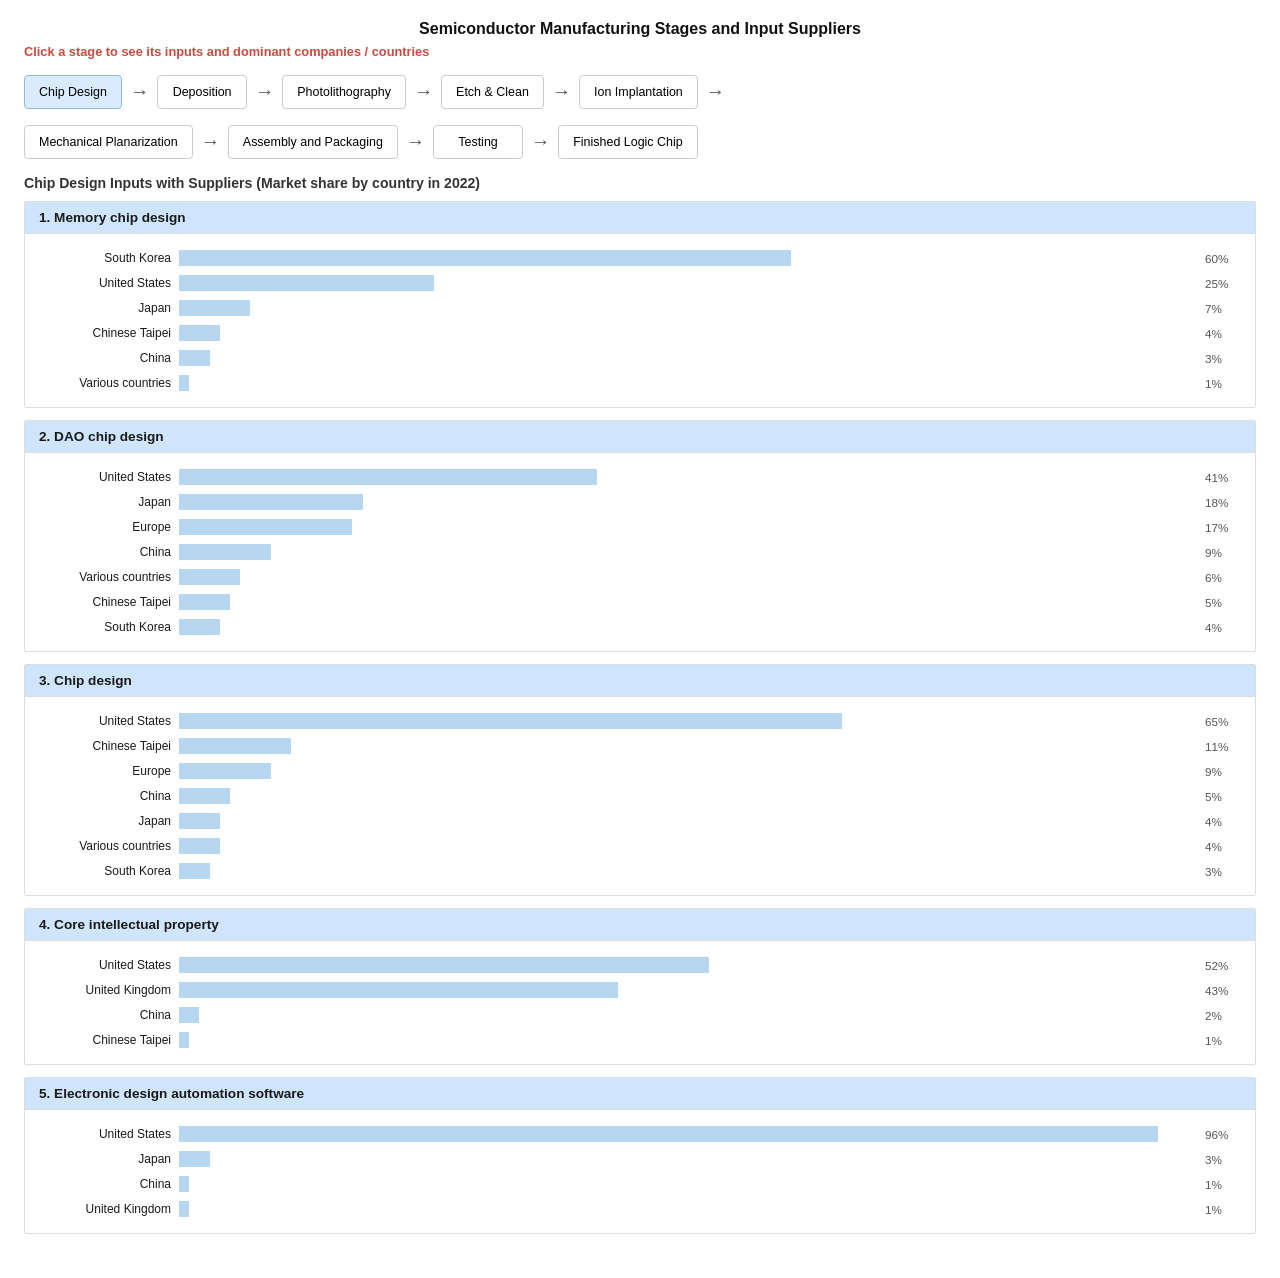
<file: docs/rq2.html>
<!DOCTYPE html>
<html lang="en">
<head>
<meta charset="UTF-8"/>
<meta name="viewport" content="width=device-width, initial-scale=1.0"/>
<title>RQ2 - Semiconductor Manufacturing Stages</title>
<style>
*{box-sizing:border-box;margin:0;padding:0}
body{font-family:"Segoe UI",Arial,sans-serif;background:#fff;color:#1a1a1a;padding:20px 24px 32px}
h2{font-size:1rem;font-weight:600;text-align:center;margin-bottom:6px;color:#111}
.subtitle{font-size:.8rem;color:#c94c3f;font-weight:600;margin-bottom:16px;text-align:left}
.pipeline{display:flex;flex-wrap:wrap;gap:8px;align-items:center;margin-bottom:16px}
.stage-btn{
  padding:8px 14px;border:1px solid #ccc;border-radius:4px;background:#fff;
  font-size:.78rem;font-weight:500;cursor:pointer;transition:background .15s;
  min-width:90px;text-align:center;line-height:1.3
}
.stage-btn:hover{background:#e8f0fe}
.stage-btn.active{background:#d9ecff;border-color:#93b8e0}
.arrow{font-size:1.2rem;color:#555;flex-shrink:0}
#content{margin-top:4px}
.input-block{border:1px solid #ddd;margin-bottom:12px;border-radius:2px}
.input-header{background:#cfe5fb;padding:8px 14px;font-size:.85rem;font-weight:700;border-bottom:1px solid #ddd}
.input-body{padding:10px 14px}
.monopoly-text{font-size:.82rem;color:#333;padding:2px 0}
.bar-row{display:flex;align-items:center;margin:3px 0;height:22px}
.bar-label{width:140px;text-align:right;font-size:.75rem;padding-right:8px;flex-shrink:0;white-space:nowrap;overflow:hidden;text-overflow:ellipsis}
.bar-track{flex:1;height:16px;border-radius:0}
.bar-fill{height:100%;background:#b7d7f0;border-radius:0;transition:width .3s}
.bar-pct{font-size:.73rem;color:#555;margin-left:6px;flex-shrink:0;width:36px}
.stage-header{font-size:.88rem;font-weight:600;margin-bottom:10px;color:#333}
.finished-box{border:1px solid #ddd;padding:14px;font-size:.85rem;color:#444}
</style>
</head>
<body>
<h2>Semiconductor Manufacturing Stages and Input Suppliers</h2>
<p class="subtitle">Click a stage to see its inputs and dominant companies / countries</p>
<div class="pipeline" id="pipeline"></div>
<div id="content"></div>

<script>
const DATA = {"Chip Design": {"mode": "country", "inputs": [{"name": "Memory chip design", "year": "2022", "mode": "country", "monopoly": null, "data": [{"label": "South Korea", "share": 60.0}, {"label": "United States", "share": 25.0}, {"label": "Japan", "share": 7.0}, {"label": "Chinese Taipei", "share": 4.0}, {"label": "China", "share": 3.0}, {"label": "Various countries", "share": 1.0}]}, {"name": "DAO chip design", "year": "2022", "mode": "country", "monopoly": null, "data": [{"label": "United States", "share": 41.0}, {"label": "Japan", "share": 18.0}, {"label": "Europe", "share": 17.0}, {"label": "China", "share": 9.0}, {"label": "Various countries", "share": 6.0}, {"label": "Chinese Taipei", "share": 5.0}, {"label": "South Korea", "share": 4.0}]}, {"name": "Chip design", "year": "2022", "mode": "country", "monopoly": null, "data": [{"label": "United States", "share": 65.0}, {"label": "Chinese Taipei", "share": 11.0}, {"label": "Europe", "share": 9.0}, {"label": "China", "share": 5.0}, {"label": "Japan", "share": 4.0}, {"label": "Various countries", "share": 4.0}, {"label": "South Korea", "share": 3.0}]}, {"name": "Core intellectual property", "year": "2019", "mode": "country", "monopoly": null, "data": [{"label": "United States", "share": 52.0}, {"label": "United Kingdom", "share": 43.0}, {"label": "China", "share": 2.0}, {"label": "Chinese Taipei", "share": 1.0}]}, {"name": "Electronic design automation software", "year": "2019", "mode": "country", "monopoly": null, "data": [{"label": "United States", "share": 96.0}, {"label": "Japan", "share": 3.0}, {"label": "China", "share": 1.0}, {"label": "United Kingdom", "share": 1.0}]}]}, "Deposition": {"mode": "company", "inputs": [{"name": "Deposition tools", "year": "2024", "mode": "company", "monopoly": null, "data": [{"label": "Applied Materials", "share": 44.8}, {"label": "Lam Research", "share": 14.5}, {"label": "ASM International", "share": 10.7}, {"label": "Tokyo Electron", "share": 10.2}, {"label": "NAURA", "share": 4.9}, {"label": "Kokusai", "share": 3.8}, {"label": "Piotech", "share": 1.8}, {"label": "Wonik", "share": 1.5}, {"label": "Aixtron", "share": 1.3}, {"label": "Veeco", "share": 1.3}]}, {"name": "Atomic layer deposition tools", "year": "2024", "mode": "company", "monopoly": null, "data": [{"label": "ASM International", "share": 52.5}, {"label": "Tokyo Electron", "share": 16.0}, {"label": "Lam Research", "share": 11.0}, {"label": "Kokusai", "share": 9.4}, {"label": "Applied Materials", "share": 4.0}, {"label": "Jusung Engineering", "share": 3.3}, {"label": "Wonik", "share": 1.4}, {"label": "Eugene Technology", "share": 1.2}]}, {"name": "Physical vapor deposition tools", "year": "2024", "mode": "company", "monopoly": null, "data": [{"label": "Applied Materials", "share": 85.6}, {"label": "NAURA", "share": 10.4}, {"label": "ULVAC", "share": 2.1}]}, {"name": "Rapid thermal processing tools", "year": "2024", "mode": "company", "monopoly": null, "data": [{"label": "Applied Materials", "share": 74.2}, {"label": "Veeco", "share": 14.6}, {"label": "Mattson Tech", "share": 3.8}, {"label": "Screen", "share": 3.3}, {"label": "Kokusai", "share": 2.4}, {"label": "AP Systems", "share": 1.2}]}, {"name": "Tube-based diffusion and deposition tools", "year": "2024", "mode": "company", "monopoly": null, "data": [{"label": "Tokyo Electron", "share": 56.2}, {"label": "Kokusai", "share": 23.7}, {"label": "NAURA", "share": 10.4}, {"label": "ASM International", "share": 7.0}, {"label": "Wonik", "share": 1.9}]}, {"name": "Electrochemical plating tools", "year": "2024", "mode": "company", "monopoly": "Lam Research", "data": [{"label": "Lam Research", "share": 99.8}]}, {"name": "Chemical vapor deposition tools", "year": "2024", "mode": "company", "monopoly": null, "data": [{"label": "Applied Materials", "share": 52.8}, {"label": "Lam Research", "share": 25.2}, {"label": "Tokyo Electron", "share": 5.8}, {"label": "ASM International", "share": 4.2}, {"label": "Piotech", "share": 4.2}, {"label": "Wonik", "share": 2.9}, {"label": "NAURA", "share": 2.1}, {"label": "Eugene Technology", "share": 1.5}]}, {"name": "Plasma modification tools", "year": "2024", "mode": "company", "monopoly": null, "data": [{"label": "Applied Materials", "share": 86.9}, {"label": "Tokyo Electron", "share": 6.0}, {"label": "Kokusai", "share": 5.7}]}, {"name": "Other deposition tools (non-IC)", "year": "2024", "mode": "company", "monopoly": null, "data": [{"label": "Aixtron", "share": 21.4}, {"label": "NAURA", "share": 18.3}, {"label": "ASM International", "share": 12.4}, {"label": "Veeco", "share": 7.8}, {"label": "KLA", "share": 7.3}, {"label": "Evatec", "share": 6.8}, {"label": "Tokyo Electron", "share": 4.2}, {"label": "ULVAC", "share": 3.7}, {"label": "Jingsheng Electromechanical", "share": 3.2}, {"label": "Canon", "share": 2.8}, {"label": "Shenzhen Naso Tech Co.", "share": 2.6}, {"label": "Plasma-Therm", "share": 2.1}, {"label": "NuFlare", "share": 1.9}, {"label": "Jusung Engineering", "share": 1.8}, {"label": "Riber", "share": 1.3}, {"label": "CETC", "share": 1.1}]}, {"name": "Plasma CVD tools", "year": "2024", "mode": "company", "monopoly": null, "data": [{"label": "Applied Materials", "share": 57.7}, {"label": "Lam Research", "share": 27.7}, {"label": "Piotech", "share": 6.4}, {"label": "Wonik", "share": 3.9}, {"label": "ASM International", "share": 1.6}, {"label": "NAURA", "share": 1.6}]}, {"name": "Low-pressure CVD tools", "year": "2024", "mode": "company", "monopoly": null, "data": [{"label": "Lam Research", "share": 36.9}, {"label": "Tokyo Electron", "share": 30.5}, {"label": "Applied Materials", "share": 18.9}, {"label": "Eugene Technology", "share": 7.5}, {"label": "NAURA", "share": 2.8}, {"label": "Wonik", "share": 1.9}, {"label": "AMEC", "share": 1.2}]}, {"name": "High-temperature CVD tools", "year": "2024", "mode": "company", "monopoly": null, "data": [{"label": "Applied Materials", "share": 73.4}, {"label": "ASM International", "share": 20.5}, {"label": "NAURA", "share": 3.4}, {"label": "Thermco Epitaxy", "share": 1.3}]}]}, "Photolithography": {"mode": "company", "inputs": [{"name": "Lithography tools", "year": "2024", "mode": "company", "monopoly": null, "data": [{"label": "ASML", "share": 78.5}, {"label": "Tokyo Electron", "share": 10.6}, {"label": "Canon", "share": 3.5}, {"label": "IMS Nanofabrication", "share": 1.5}, {"label": "NuFlare", "share": 1.3}, {"label": "Nikon", "share": 1.2}]}, {"name": "EUV lithography tools", "year": "2024", "mode": "company", "monopoly": "ASML", "data": [{"label": "ASML", "share": 100.0}]}, {"name": "ArF dry (DUV) lithography tools", "year": "2024", "mode": "company", "monopoly": null, "data": [{"label": "ASML", "share": 94.3}, {"label": "Nikon", "share": 5.7}]}, {"name": "ArF immersion (DUV) lithography tools", "year": "2024", "mode": "company", "monopoly": null, "data": [{"label": "ASML", "share": 98.7}, {"label": "Nikon", "share": 1.3}]}, {"name": "Imprint lithography", "year": "2024", "mode": "company", "monopoly": null, "data": [{"label": "EV Group", "share": 87.5}, {"label": "GigaLane", "share": 7.2}]}, {"name": "KrF (DUV) lithography tools", "year": "2024", "mode": "company", "monopoly": null, "data": [{"label": "ASML", "share": 79.2}, {"label": "Canon", "share": 17.4}, {"label": "Nikon", "share": 3.4}]}, {"name": "i-line lithography tools", "year": "2024", "mode": "company", "monopoly": null, "data": [{"label": "Canon", "share": 47.7}, {"label": "ASML", "share": 35.7}, {"label": "Nikon", "share": 5.7}, {"label": "Veeco", "share": 4.6}, {"label": "SMEE", "share": 4.3}, {"label": "Onto Innovation", "share": 1.9}]}, {"name": "Mask aligners", "year": "2024", "mode": "company", "monopoly": null, "data": [{"label": "SUSS MicroTec", "share": 87.1}, {"label": "Toray", "share": 4.6}, {"label": "EV Group", "share": 4.3}, {"label": "Ushio", "share": 1.1}]}, {"name": "Mask exposure systems - e-beam", "year": "2024", "mode": "company", "monopoly": null, "data": [{"label": "IMS Nanofabrication", "share": 46.4}, {"label": "NuFlare", "share": 38.5}, {"label": "JEOL", "share": 15.0}]}, {"name": "Mask exposure systems - laser beam", "year": "2024", "mode": "company", "monopoly": null, "data": [{"label": "Applied Materials", "share": 61.4}, {"label": "Mycronic", "share": 37.3}, {"label": "Heidelberg Instruments", "share": 1.3}]}, {"name": "Direct write systems", "year": "2024", "mode": "company", "monopoly": null, "data": [{"label": "JEOL", "share": 67.2}, {"label": "Vistec", "share": 32.8}]}, {"name": "Resist processing tools", "year": "2024", "mode": "company", "monopoly": null, "data": [{"label": "Tokyo Electron", "share": 91.8}, {"label": "SUSS MicroTec", "share": 2.9}, {"label": "Screen", "share": 2.1}, {"label": "SEMES", "share": 1.3}, {"label": "Lam Research", "share": 1.1}]}]}, "Etch & Clean": {"mode": "company", "inputs": [{"name": "Etch and clean tools", "year": "2024", "mode": "company", "monopoly": null, "data": [{"label": "Lam Research", "share": 32.7}, {"label": "Tokyo Electron", "share": 25.4}, {"label": "Applied Materials", "share": 13.4}, {"label": "Screen", "share": 9.9}, {"label": "NAURA", "share": 4.4}, {"label": "AMEC", "share": 3.5}, {"label": "ACM Research", "share": 3.0}, {"label": "SEMES", "share": 1.8}, {"label": "Hitachi", "share": 1.6}]}, {"name": "Dry etching and cleaning tools", "year": "2024", "mode": "company", "monopoly": null, "data": [{"label": "Lam Research", "share": 38.6}, {"label": "Tokyo Electron", "share": 25.6}, {"label": "Applied Materials", "share": 18.0}, {"label": "AMEC", "share": 5.3}, {"label": "NAURA", "share": 4.9}, {"label": "Hitachi", "share": 2.1}, {"label": "KLA", "share": 1.2}]}, {"name": "Wet etching and cleaning tools", "year": "2024", "mode": "company", "monopoly": null, "data": [{"label": "Screen", "share": 37.9}, {"label": "Tokyo Electron", "share": 21.5}, {"label": "Lam Research", "share": 17.5}, {"label": "ACM Research", "share": 11.4}, {"label": "SEMES", "share": 4.5}, {"label": "NAURA", "share": 3.5}]}, {"name": "Dry etch tools", "year": "2024", "mode": "company", "monopoly": null, "data": [{"label": "Lam Research", "share": 38.7}, {"label": "Tokyo Electron", "share": 26.4}, {"label": "Applied Materials", "share": 18.5}, {"label": "AMEC", "share": 5.5}, {"label": "NAURA", "share": 4.9}, {"label": "Hitachi", "share": 2.1}, {"label": "KLA", "share": 1.2}]}, {"name": "Dry clean tools", "year": "2024", "mode": "company", "monopoly": null, "data": [{"label": "Lam Research", "share": 59.3}, {"label": "PSK", "share": 39.8}]}, {"name": "Ion milling tools", "year": "2024", "mode": "company", "monopoly": "Various companies", "data": [{"label": "Various companies", "share": 100.0}]}, {"name": "Dry stripping tools", "year": "2024", "mode": "company", "monopoly": null, "data": [{"label": "Mattson Tech", "share": 28.0}, {"label": "Kokusai", "share": 27.2}, {"label": "Trymax", "share": 11.3}, {"label": "Lam Research", "share": 8.1}, {"label": "PSK", "share": 7.9}, {"label": "NAURA", "share": 7.3}, {"label": "Shibaura Mechatronics", "share": 7.2}, {"label": "Grand Process", "share": 1.6}, {"label": "SAMCO", "share": 1.1}]}, {"name": "Conductor etching tools", "year": "2024", "mode": "company", "monopoly": null, "data": [{"label": "Lam Research", "share": 48.8}, {"label": "Applied Materials", "share": 32.8}, {"label": "NAURA", "share": 6.1}, {"label": "Hitachi", "share": 4.0}, {"label": "Tokyo Electron", "share": 2.9}, {"label": "AMEC", "share": 1.4}, {"label": "KLA", "share": 1.4}]}, {"name": "Insulator etching tools", "year": "2024", "mode": "company", "monopoly": null, "data": [{"label": "Tokyo Electron", "share": 61.8}, {"label": "Lam Research", "share": 25.9}, {"label": "AMEC", "share": 9.7}]}, {"name": "Misc. dry etch tools", "year": "2024", "mode": "company", "monopoly": null, "data": [{"label": "NAURA", "share": 55.5}, {"label": "Shibaura Mechatronics", "share": 13.6}, {"label": "Plasma-Therm", "share": 12.7}, {"label": "SAMCO", "share": 8.3}, {"label": "GigaLane", "share": 5.0}, {"label": "Oxford Instruments", "share": 3.7}, {"label": "Trion Technology", "share": 1.0}]}]}, "Ion Implantation": {"mode": "company", "inputs": [{"name": "Ion implanters", "year": "2024", "mode": "company", "monopoly": null, "data": [{"label": "Applied Materials", "share": 67.8}, {"label": "Axcelis", "share": 22.1}, {"label": "SMIT", "share": 8.2}, {"label": "Nissin Ion", "share": 1.2}]}]}, "Mechanical Planarization": {"mode": "company", "inputs": [{"name": "CMP tools", "year": "2024", "mode": "company", "monopoly": null, "data": [{"label": "Applied Materials", "share": 60.1}, {"label": "EBARA", "share": 27.8}, {"label": "Hwatsing", "share": 9.1}, {"label": "KCTech", "share": 1.5}]}]}, "Assembly and Packaging": {"mode": "company", "inputs": [{"name": "Packaging tools", "year": "2024", "mode": "company", "monopoly": null, "data": [{"label": "TOWA", "share": 45.5}, {"label": "Besi", "share": 14.6}, {"label": "APIC Yamada", "share": 11.7}, {"label": "HANMI", "share": 6.8}, {"label": "EO Technics", "share": 6.2}, {"label": "ASM Pacific", "share": 3.1}, {"label": "Trinity Tech", "share": 1.6}, {"label": "Genesem", "share": 1.5}]}, {"name": "Fabrication tools (for advanced packaging)", "year": "2024", "mode": "company", "monopoly": null, "data": [{"label": "Applied Materials", "share": 28.8}, {"label": "Lam Research", "share": 20.4}, {"label": "KLA", "share": 9.1}, {"label": "Tokyo Electron", "share": 6.6}, {"label": "Onto Innovation", "share": 6.2}, {"label": "EV Group", "share": 4.9}, {"label": "NAURA", "share": 4.1}, {"label": "Screen", "share": 3.3}, {"label": "CAMTEK", "share": 2.9}, {"label": "AMEC", "share": 2.5}, {"label": "ASM Pacific", "share": 2.2}, {"label": "Shibaura Mechatronics", "share": 1.9}, {"label": "ULVAC", "share": 1.5}, {"label": "EBARA", "share": 1.3}]}, {"name": "Wafer bonding and aligning tools", "year": "2024", "mode": "company", "monopoly": null, "data": [{"label": "EV Group", "share": 55.6}, {"label": "Tokyo Electron", "share": 39.5}, {"label": "SUSS MicroTec", "share": 3.7}]}, {"name": "Inspection tools (adv. pkg.)", "year": "2024", "mode": "company", "monopoly": null, "data": [{"label": "Onto Innovation", "share": 40.2}, {"label": "KLA", "share": 39.7}, {"label": "CAMTEK", "share": 18.6}, {"label": "UnitySC", "share": 1.3}]}, {"name": "CMP tools (adv. pkg.)", "year": "2024", "mode": "company", "monopoly": null, "data": [{"label": "Applied Materials", "share": 80.8}, {"label": "EBARA", "share": 11.5}, {"label": "Hwatsing", "share": 6.7}]}, {"name": "Lithography tools (adv. pkg.)", "year": "2024", "mode": "company", "monopoly": null, "data": [{"label": "Tokyo Electron", "share": 66.0}, {"label": "Applied Materials", "share": 17.5}, {"label": "SUSS MicroTec", "share": 10.8}, {"label": "SEMES", "share": 4.1}, {"label": "Kingsemi", "share": 1.6}]}, {"name": "Deposition tools (adv. pkg.)", "year": "2024", "mode": "company", "monopoly": null, "data": [{"label": "Applied Materials", "share": 47.3}, {"label": "Lam Research", "share": 29.4}, {"label": "NAURA", "share": 6.7}, {"label": "ASM Pacific", "share": 5.0}, {"label": "KLA", "share": 3.8}, {"label": "ULVAC", "share": 3.3}, {"label": "EBARA", "share": 1.2}]}, {"name": "Etch and clean tools (adv. pkg.)", "year": "2024", "mode": "company", "monopoly": null, "data": [{"label": "Lam Research", "share": 36.1}, {"label": "Screen", "share": 15.9}, {"label": "AMEC", "share": 12.2}, {"label": "Applied Materials", "share": 9.8}, {"label": "Shibaura Mechatronics", "share": 9.2}, {"label": "KLA", "share": 6.6}, {"label": "NAURA", "share": 5.7}, {"label": "Veeco", "share": 3.9}]}, {"name": "Resist processing tools (adv. pkg.)", "year": "2024", "mode": "company", "monopoly": null, "data": [{"label": "Tokyo Electron", "share": 80.0}, {"label": "SUSS MicroTec", "share": 13.1}, {"label": "SEMES", "share": 4.9}, {"label": "Kingsemi", "share": 2.0}]}, {"name": "Direct write systems (adv. pkg.)", "year": "2024", "mode": "company", "monopoly": "Applied Materials", "data": [{"label": "Applied Materials", "share": 100.0}]}, {"name": "CVD tools (adv. pkg.)", "year": "2024", "mode": "company", "monopoly": null, "data": [{"label": "Applied Materials", "share": 55.0}, {"label": "NAURA", "share": 19.1}, {"label": "Lam Research", "share": 10.7}, {"label": "Kokusai", "share": 6.7}, {"label": "ASM International", "share": 2.8}, {"label": "KLA", "share": 1.7}, {"label": "ULVAC", "share": 1.3}, {"label": "Oxford Instruments", "share": 1.2}, {"label": "Piotech", "share": 1.2}]}, {"name": "PVD tools (adv. pkg.)", "year": "2024", "mode": "company", "monopoly": null, "data": [{"label": "Applied Materials", "share": 70.4}, {"label": "NAURA", "share": 8.8}, {"label": "KLA", "share": 7.9}, {"label": "ULVAC", "share": 7.0}, {"label": "ASM Pacific", "share": 3.7}, {"label": "Evatec", "share": 1.8}]}, {"name": "Spin-on deposition tools (adv. pkg.)", "year": "2024", "mode": "company", "monopoly": "Various companies", "data": [{"label": "Various companies", "share": 100.0}]}, {"name": "ECP tools (adv. pkg.)", "year": "2024", "mode": "company", "monopoly": null, "data": [{"label": "Lam Research", "share": 68.4}, {"label": "Applied Materials", "share": 19.4}, {"label": "ASM Pacific", "share": 8.2}, {"label": "EBARA", "share": 2.9}]}, {"name": "Dry etching tools (adv. pkg.)", "year": "2024", "mode": "company", "monopoly": null, "data": [{"label": "Lam Research", "share": 49.0}, {"label": "AMEC", "share": 18.1}, {"label": "Applied Materials", "share": 14.5}, {"label": "KLA", "share": 9.8}, {"label": "NAURA", "share": 8.4}]}, {"name": "Single wafer spin & spray systems (adv. pkg.)", "year": "2024", "mode": "company", "monopoly": null, "data": [{"label": "Screen", "share": 48.7}, {"label": "Shibaura Mechatronics", "share": 28.0}, {"label": "Veeco", "share": 11.8}, {"label": "Lam Research", "share": 9.4}, {"label": "Grand Process", "share": 2.1}]}, {"name": "Assembly inspection tools", "year": "2024", "mode": "company", "monopoly": null, "data": [{"label": "KLA", "share": 47.7}, {"label": "ASM Pacific", "share": 12.6}, {"label": "Cohu", "share": 8.8}, {"label": "ASTI", "share": 8.2}, {"label": "Koh Young Tech", "share": 4.7}, {"label": "MIRTEC", "share": 4.1}, {"label": "YoungTek Electronics (YTEC)", "share": 3.6}, {"label": "Muehlbauer", "share": 2.2}, {"label": "All Ring Tech", "share": 1.5}, {"label": "Royce Instruments", "share": 1.2}, {"label": "Manufacturing Integration Tech", "share": 1.1}]}, {"name": "Dicing tools", "year": "2024", "mode": "company", "monopoly": null, "data": [{"label": "Disco", "share": 86.4}, {"label": "Accretech", "share": 8.2}, {"label": "ASM Pacific", "share": 1.7}]}, {"name": "Bonding tools", "year": "2024", "mode": "company", "monopoly": null, "data": [{"label": "Kulicke & Soffa", "share": 21.9}, {"label": "Besi", "share": 19.2}, {"label": "ASM Pacific", "share": 16.5}, {"label": "SEMES", "share": 10.2}, {"label": "HANMI", "share": 6.2}, {"label": "Shinkawa", "share": 3.5}, {"label": "Fasford Tech", "share": 2.5}, {"label": "Shibaura Mechatronics", "share": 2.3}, {"label": "Hoson", "share": 2.1}, {"label": "Musashi Engineering", "share": 1.7}, {"label": "Canon", "share": 1.4}, {"label": "Hesse", "share": 1.2}, {"label": "Nordson", "share": 1.1}]}, {"name": "Integrated assembly tools", "year": "2024", "mode": "company", "monopoly": null, "data": [{"label": "ASM Pacific", "share": 97.8}, {"label": "Grohmann", "share": 2.2}]}, {"name": "Die attaching tools", "year": "2024", "mode": "company", "monopoly": null, "data": [{"label": "Besi", "share": 31.9}, {"label": "SEMES", "share": 17.0}, {"label": "ASM Pacific", "share": 15.3}, {"label": "HANMI", "share": 10.4}, {"label": "Fasford Tech", "share": 4.2}, {"label": "Shinkawa", "share": 4.2}, {"label": "Shibaura Mechatronics", "share": 3.8}, {"label": "Hoson", "share": 3.5}, {"label": "Kulicke & Soffa", "share": 2.5}, {"label": "Canon", "share": 2.3}]}, {"name": "Wire bonding tools", "year": "2024", "mode": "company", "monopoly": null, "data": [{"label": "Kulicke & Soffa", "share": 66.0}, {"label": "ASM Pacific", "share": 21.9}, {"label": "Hesse", "share": 3.9}, {"label": "Shinkawa", "share": 3.1}, {"label": "F&K Delvotec", "share": 1.4}]}, {"name": "Other interconnect tools", "year": "2024", "mode": "company", "monopoly": null, "data": [{"label": "Musashi Engineering", "share": 18.1}, {"label": "Nordson", "share": 11.0}, {"label": "Iwashita Engineering", "share": 10.2}, {"label": "MingSeal", "share": 8.4}, {"label": "Shenzhen Axxon Automation", "share": 8.1}, {"label": "ASM Pacific", "share": 6.9}, {"label": "Tensun", "share": 6.2}, {"label": "Kulicke & Soffa", "share": 4.6}, {"label": "Precision Valve & Automation", "share": 4.3}, {"label": "SSP", "share": 3.7}, {"label": "KOSES", "share": 2.9}, {"label": "Graco", "share": 2.4}, {"label": "PROTEC", "share": 2.4}, {"label": "SAEJONG IND", "share": 1.7}, {"label": "Minami", "share": 1.6}, {"label": "Vermes", "share": 1.5}, {"label": "Shibuya Kogyo", "share": 1.4}, {"label": "E&R Engineering", "share": 1.1}]}, {"name": "Die attaching tools for IC", "year": "2024", "mode": "company", "monopoly": null, "data": [{"label": "Besi", "share": 30.9}, {"label": "SEMES", "share": 21.2}, {"label": "HANMI", "share": 12.9}, {"label": "ASM Pacific", "share": 10.7}, {"label": "Fasford Tech", "share": 5.2}, {"label": "Shinkawa", "share": 5.1}, {"label": "Shibaura Mechatronics", "share": 3.8}, {"label": "Kulicke & Soffa", "share": 3.1}, {"label": "Canon", "share": 1.6}, {"label": "Hanwha Precision Machinery", "share": 1.2}]}, {"name": "Die attaching tools for non-IC", "year": "2024", "mode": "company", "monopoly": null, "data": [{"label": "Besi", "share": 35.9}, {"label": "ASM Pacific", "share": 33.9}, {"label": "Hoson", "share": 17.6}, {"label": "Canon", "share": 5.1}, {"label": "Shibaura Mechatronics", "share": 3.7}, {"label": "PROTEC", "share": 1.6}]}, {"name": "Manual wire bonders", "year": "2024", "mode": "company", "monopoly": null, "data": [{"label": "F&K Delvotec", "share": 92.5}, {"label": "KBTEM", "share": 6.8}]}, {"name": "Auto ball bonders for IC", "year": "2024", "mode": "company", "monopoly": null, "data": [{"label": "Kulicke & Soffa", "share": 86.1}, {"label": "ASM Pacific", "share": 7.7}, {"label": "Shinkawa", "share": 3.5}]}, {"name": "Auto ball bonders for non-IC", "year": "2024", "mode": "company", "monopoly": null, "data": [{"label": "Kulicke & Soffa", "share": 47.9}, {"label": "ASM Pacific", "share": 44.0}, {"label": "Shinkawa", "share": 5.0}, {"label": "Palomar Technologies", "share": 2.7}]}, {"name": "Automatic wedge bonders", "year": "2024", "mode": "company", "monopoly": null, "data": [{"label": "Kulicke & Soffa", "share": 54.4}, {"label": "ASM Pacific", "share": 27.2}, {"label": "Hesse", "share": 15.6}, {"label": "DIAS Automation", "share": 1.0}]}, {"name": "Wafer level stud bonders", "year": "2024", "mode": "company", "monopoly": null, "data": [{"label": "ASM Pacific", "share": 62.2}, {"label": "Shinkawa", "share": 11.9}, {"label": "PacTech", "share": 1.2}, {"label": "Kulicke & Soffa", "share": 1.1}]}]}, "Testing": {"mode": "company", "inputs": [{"name": "Handlers and probers", "year": "2024", "mode": "company", "monopoly": null, "data": [{"label": "Tokyo Electron", "share": 20.8}, {"label": "Accretech", "share": 19.3}, {"label": "SEMES", "share": 7.8}, {"label": "Semics", "share": 7.8}, {"label": "Hangzhou Changchuan Technology", "share": 7.6}, {"label": "Cohu", "share": 6.4}, {"label": "FormFactor", "share": 5.6}, {"label": "Advantest", "share": 2.4}, {"label": "Chroma ATE", "share": 2.4}, {"label": "Hon Technologies", "share": 2.4}, {"label": "TechWing", "share": 2.3}, {"label": "Pentamaster", "share": 2.2}, {"label": "SPEA", "share": 1.6}, {"label": "JT Corp.", "share": 1.5}, {"label": "ASM Pacific", "share": 1.4}, {"label": "Tokyo Weld", "share": 1.2}, {"label": "Innogrity", "share": 1.1}]}, {"name": "Test tools", "year": "2024", "mode": "company", "monopoly": null, "data": [{"label": "Advantest", "share": 55.6}, {"label": "Teradyne", "share": 27.7}, {"label": "Hangzhou Changchuan Technology", "share": 4.1}, {"label": "AccoTEST", "share": 1.9}, {"label": "YIKC", "share": 1.8}, {"label": "Chroma ATE", "share": 1.7}, {"label": "DI", "share": 1.2}, {"label": "Cohu", "share": 1.0}]}, {"name": "SoC test tools", "year": "2024", "mode": "company", "monopoly": null, "data": [{"label": "Advantest", "share": 58.1}, {"label": "Teradyne", "share": 30.4}, {"label": "Hangzhou Changchuan Technology", "share": 4.3}, {"label": "Chroma ATE", "share": 2.3}, {"label": "Cohu", "share": 1.5}, {"label": "SPEA", "share": 1.4}]}, {"name": "Burn-in test tools", "year": "2024", "mode": "company", "monopoly": null, "data": [{"label": "DI", "share": 32.8}, {"label": "Advantest", "share": 14.7}, {"label": "Hangzhou Changchuan Technology", "share": 9.1}, {"label": "Aehr Test Systems", "share": 7.5}, {"label": "Chroma ATE", "share": 6.1}, {"label": "UniTest", "share": 6.1}, {"label": "Micro Control", "share": 5.4}, {"label": "ELES Semiconductor Equipment", "share": 4.2}, {"label": "Incal Technology", "share": 2.6}, {"label": "YEST", "share": 1.9}, {"label": "KES Systems", "share": 1.7}, {"label": "BLUE Engineering", "share": 1.5}, {"label": "Trio-Tech International", "share": 1.5}, {"label": "STK Technology", "share": 1.4}, {"label": "EDA Industries", "share": 1.3}]}, {"name": "Linear and discrete testing tools", "year": "2024", "mode": "company", "monopoly": null, "data": [{"label": "AccoTEST", "share": 36.9}, {"label": "Hangzhou Changchuan Technology", "share": 24.6}, {"label": "National Instruments", "share": 14.1}, {"label": "TESEC", "share": 7.8}, {"label": "Hoson", "share": 7.2}, {"label": "Aemulus", "share": 3.8}, {"label": "ShibaSoku", "share": 1.8}]}, {"name": "Memory test tools", "year": "2024", "mode": "company", "monopoly": null, "data": [{"label": "Advantest", "share": 62.7}, {"label": "Teradyne", "share": 28.6}, {"label": "YIKC", "share": 6.8}, {"label": "UniTest", "share": 1.4}]}]}, "Finished Logic Chip": {"mode": "none", "inputs": []}};

const STAGE_ORDER = [
  "Chip Design","Deposition","Photolithography","Etch & Clean","Ion Implantation",
  "Mechanical Planarization","Assembly and Packaging","Testing","Finished Logic Chip"
];

const ROW1 = STAGE_ORDER.slice(0,5);
const ROW2 = STAGE_ORDER.slice(5);

function buildPipeline(){
  const el = document.getElementById("pipeline");
  el.innerHTML = "";

  function makeRow(stages, addTrailingArrow){
    const row = document.createElement("div");
    row.style.cssText = "display:flex;align-items:center;gap:8px;flex-wrap:nowrap";
    stages.forEach((s,i)=>{
      const btn = document.createElement("button");
      btn.className = "stage-btn";
      btn.textContent = s;
      btn.dataset.stage = s;
      btn.onclick = () => showStage(s);
      row.appendChild(btn);
      if(i < stages.length - 1){
        const arr = document.createElement("span");
        arr.className = "arrow";
        arr.textContent = "→";
        row.appendChild(arr);
      }
    });
    if(addTrailingArrow){
      const arr = document.createElement("span");
      arr.className = "arrow";
      arr.textContent = "→";
      row.appendChild(arr);
    }
    return row;
  }

  el.appendChild(makeRow(ROW1, true));
  const spacer = document.createElement("div");
  spacer.style.cssText = "width:100%;height:0";
  el.appendChild(spacer);
  el.appendChild(makeRow(ROW2, false));
}

function setActive(stage){
  document.querySelectorAll(".stage-btn").forEach(b=>{
    b.classList.toggle("active", b.dataset.stage === stage);
  });
}

function showStage(stage){
  setActive(stage);
  const content = document.getElementById("content");
  const stageData = DATA[stage];

  if(stageData.mode === "none"){
    content.innerHTML = `<div class="finished-box">This is the final output stage of the manufacturing pipeline.</div>`;
    return;
  }

  const shareType = stageData.mode === "country" ? "country" : "company";
  const years = stageData.inputs.map(i => parseInt(i.year)).filter(Boolean);
  const maxYear = years.length ? Math.max(...years) : null;
  const yearLabel = maxYear ? ` (Market share by ${shareType} in ${maxYear})` : ` (Market share by ${shareType})`;

  let html = `<div class="stage-header">${stage} Inputs with Suppliers${yearLabel}</div>`;

  stageData.inputs.forEach((inp, idx) => {
    html += `<div class="input-block">`;
    html += `<div class="input-header">${idx+1}. ${inp.name}</div>`;
    html += `<div class="input-body">`;

    if(inp.monopoly){
      html += `<p class="monopoly-text">${inp.monopoly} accounted for 100% of the market share for ${inp.name.toLowerCase()}${inp.year ? " in "+inp.year : ""}.</p>`;
    } else {
      inp.data.forEach(d => {
        const w = (d.share / 100 * 100).toFixed(1);
        html += `<div class="bar-row">
          <div class="bar-label">${d.label}</div>
          <div class="bar-track"><div class="bar-fill" style="width:${w}%"></div></div>
          <div class="bar-pct">${Math.round(d.share)}%</div>
        </div>`;
      });
    }

    html += `</div></div>`;
  });

  content.innerHTML = html;
}

buildPipeline();
showStage("Chip Design");
</script>
</body>
</html>
</file>
